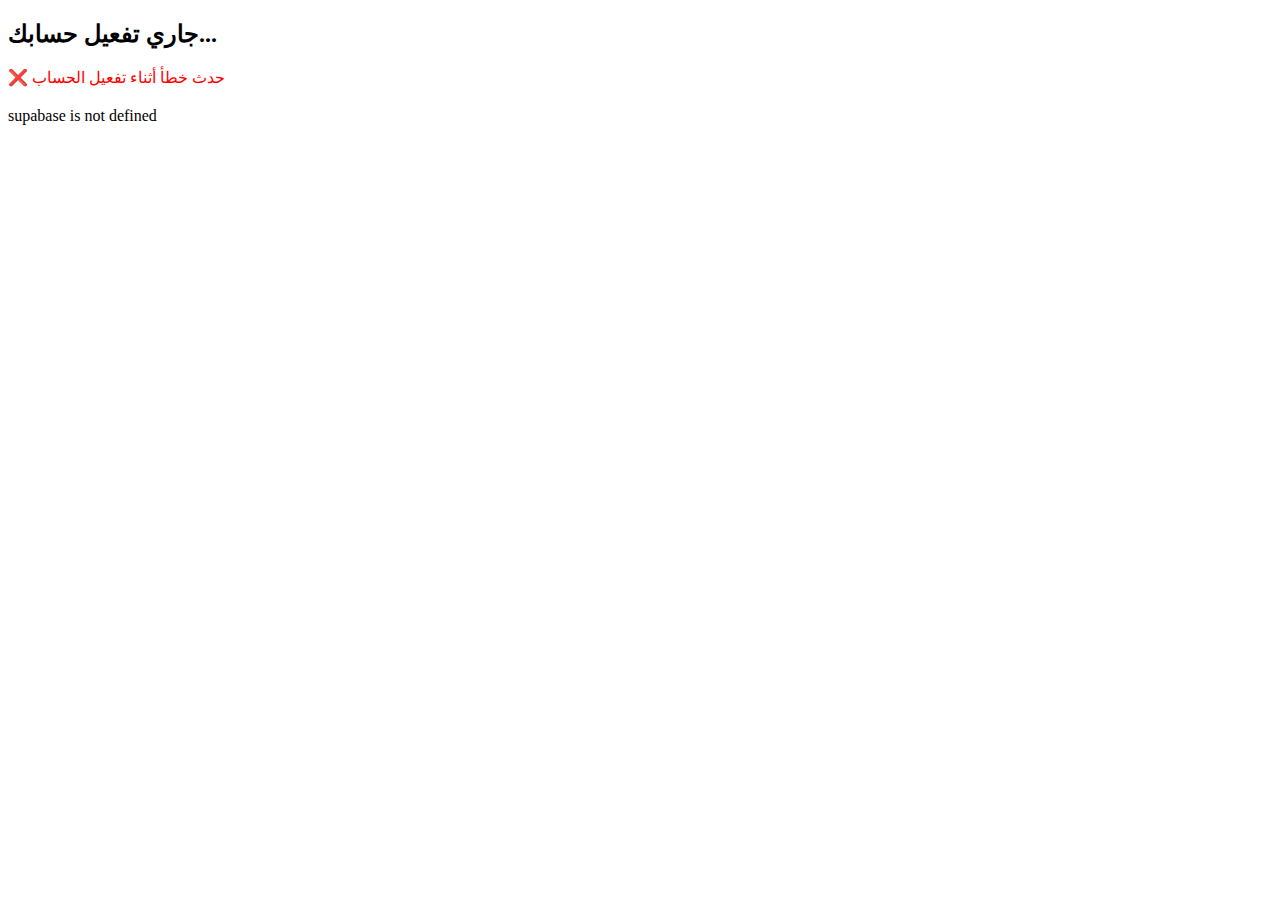
<file: callback.html>
<!DOCTYPE html>
<html>
<head>
    <title>تفعيل الحساب - Skillzoy Academy</title>
</head>
<body>
    <div id="auth-container">
        <h2>جاري تفعيل حسابك...</h2>
        <div id="message"></div>
    </div>

    <script>
        // معالجة تحقق البريد الإلكتروني
        async function handleEmailVerification() {
            const hash = window.location.hash;
            const messageEl = document.getElementById('message');
            
            try {
                // Supabase يتولى التحقق تلقائياً من الرابط
                const { data, error } = await supabase.auth.getSession();
                
                if (error) throw error;
                
                if (data.session) {
                    messageEl.innerHTML = `
                        <div style="color: green; margin: 20px 0;">
                            ✅ تم تفعيل حسابك بنجاح!
                        </div>
                        <p>يمكنك الآن تسجيل الدخول إلى حسابك.</p>
                        <button onclick="window.location.href='login.html'" 
                                style="padding: 10px 20px; background: #007bff; color: white; border: none; border-radius: 4px;">
                            الانتقال إلى تسجيل الدخول
                        </button>
                    `;
                    
                    // تحديث حالة البريد في user_profiles
                    await supabase
                        .from('user_profiles')
                        .update({ email_confirmed: true })
                        .eq('user_id', data.session.user.id);
                        
                } else {
                    messageEl.innerHTML = `
                        <div style="color: red; margin: 20px 0;">
                            ⚠️ رابط التفعيل غير صالح أو منتهي الصلاحية
                        </div>
                        <p>يرجى طلب رابط تفعيل جديد من صفحة التسجيل.</p>
                    `;
                }
            } catch (error) {
                console.error('Verification error:', error);
                messageEl.innerHTML = `
                    <div style="color: red; margin: 20px 0;">
                        ❌ حدث خطأ أثناء تفعيل الحساب
                    </div>
                    <p>${error.message}</p>
                `;
            }
        }

        // تشغيل التحقق عند تحميل الصفحة
        document.addEventListener('DOMContentLoaded', handleEmailVerification);
    </script>
</body>
</html>
</file>
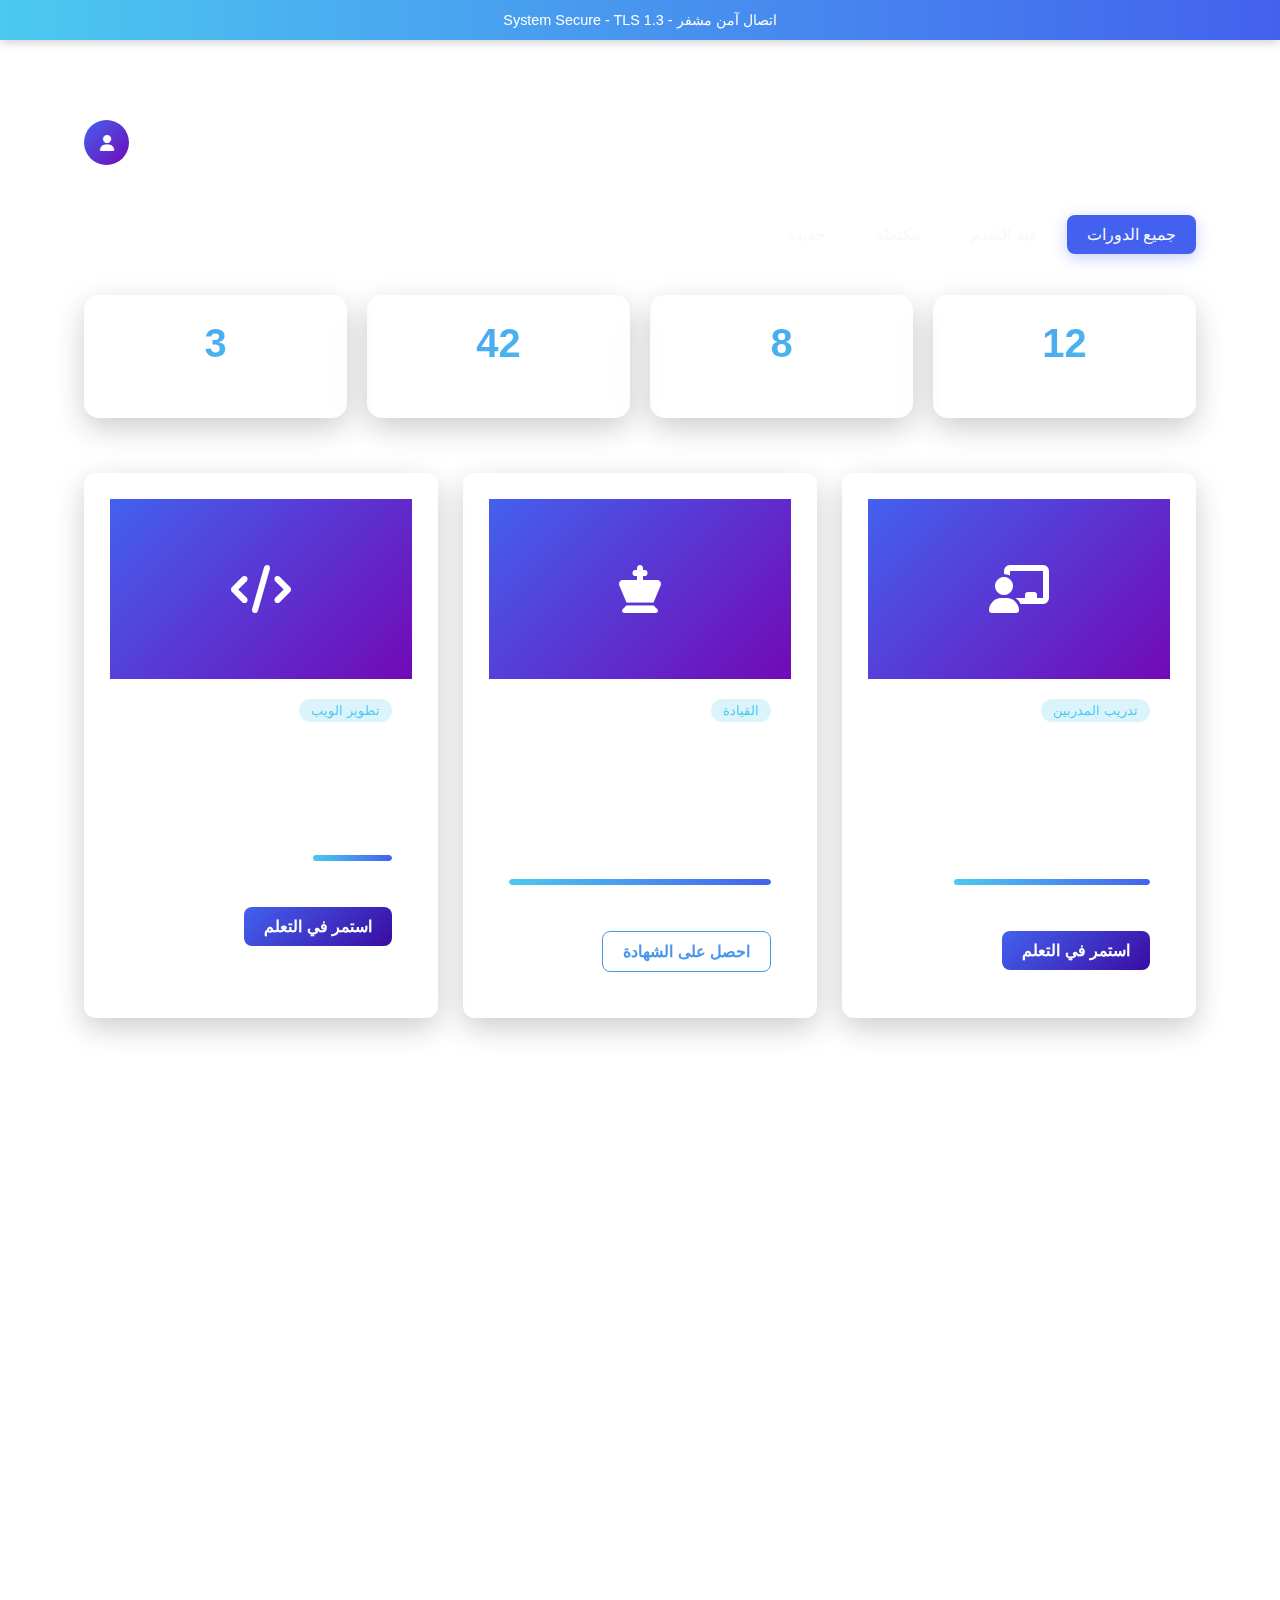
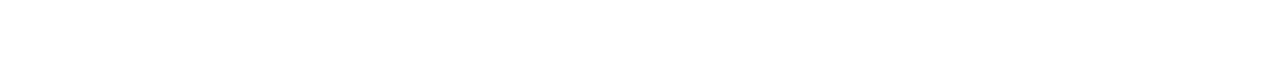
<file: dashboard.html>
<!DOCTYPE html>
<html lang="ar" dir="rtl">
<head>
    <meta charset="UTF-8">
    <meta name="viewport" content="width=device-width, initial-scale=1.0">
    <title>Skillzoy Academy - الدورات والمحتوى</title>
    
    <!-- Font Awesome -->
    <link rel="stylesheet" href="https://cdnjs.cloudflare.com/ajax/libs/font-awesome/6.4.0/css/all.min.css">
    
    <style>
        :root {
            --primary: #4361ee;
            --primary-dark: #3a0ca3;
            --primary-light: #4895ef;
            --secondary: #7209b7;
            --success: #4cc9f0;
            --error: #e63946;
            --warning: #f4a261;
            --light: #f8f9fa;
            --dark: #212529;
            --glass-bg: rgba(255, 255, 255, 0.1);
            --glass-border: rgba(255, 255, 255, 0.2);
        }

        * {
            margin: 0;
            padding: 0;
            box-sizing: border-box;
            font-family: 'Segoe UI', Tahoma, Geneva, Verdana, sans-serif;
        }

        body {
            <nav>
    <a href="/">الرئيسية</a>
    <a href="/home">Home</a>
</nav>
            background: linear-gradient(135deg, #1a2a6c, #2a3a7c, #3a4a8c);
            background-attachment: fixed;
            color: var(--light);
            min-height: 100vh;
        }

        .security-indicator {
            background: linear-gradient(90deg, var(--success), var(--primary));
            color: white;
            padding: 12px;
            text-align: center;
            font-size: 0.9rem;
            position: fixed;
            top: 0;
            left: 0;
            right: 0;
            z-index: 1000;
            box-shadow: 0 2px 10px rgba(0,0,0,0.2);
            display: flex;
            align-items: center;
            justify-content: center;
            gap: 10px;
        }

        .container {
            width: 90%;
            max-width: 1200px;
            margin: 80px auto 20px;
            padding: 20px;
        }

        /* Header */
        .header {
            display: flex;
            justify-content: space-between;
            align-items: center;
            margin-bottom: 30px;
            padding: 20px 0;
        }

        .logo {
            display: flex;
            align-items: center;
            gap: 10px;
            color: white;
            text-decoration: none;
            font-size: 1.5rem;
            font-weight: bold;
        }

        .logo-icon {
            width: 40px;
            height: 40px;
            background: rgba(255, 255, 255, 0.2);
            border-radius: 50%;
            display: flex;
            justify-content: center;
            align-items: center;
        }

        .user-menu {
            display: flex;
            align-items: center;
            gap: 20px;
        }

        .user-avatar {
            width: 45px;
            height: 45px;
            border-radius: 50%;
            background: linear-gradient(135deg, var(--primary), var(--secondary));
            display: flex;
            align-items: center;
            justify-content: center;
            font-weight: bold;
            color: white;
            cursor: pointer;
        }

        /* Navigation */
        .nav-tabs {
            display: flex;
            gap: 10px;
            margin-bottom: 30px;
            border-bottom: 1px solid rgba(255, 255, 255, 0.1);
            padding-bottom: 10px;
        }

        .nav-tab {
            padding: 10px 20px;
            background: rgba(255, 255, 255, 0.05);
            border-radius: 8px;
            cursor: pointer;
            transition: all 0.3s ease;
        }

        .nav-tab.active {
            background: var(--primary);
            box-shadow: 0 4px 15px rgba(67, 97, 238, 0.3);
        }

        /* Glass Card */
        .glass-card {
            background: var(--glass-bg);
            backdrop-filter: blur(15px);
            -webkit-backdrop-filter: blur(15px);
            border: 1px solid var(--glass-border);
            border-radius: 15px;
            padding: 25px;
            box-shadow: 0 10px 30px rgba(0, 0, 0, 0.2);
            transition: transform 0.3s ease;
            margin-bottom: 25px;
        }

        .glass-card:hover {
            transform: translateY(-5px);
        }

        /* Courses Grid */
        .courses-grid {
            display: grid;
            grid-template-columns: repeat(auto-fill, minmax(350px, 1fr));
            gap: 25px;
            margin-top: 20px;
        }

        .course-card {
            background: rgba(255, 255, 255, 0.08);
            border-radius: 12px;
            overflow: hidden;
            transition: all 0.3s ease;
            border: 1px solid rgba(255, 255, 255, 0.1);
        }

        .course-card:hover {
            transform: translateY(-8px);
            box-shadow: 0 15px 35px rgba(0, 0, 0, 0.3);
        }

        .course-image {
            width: 100%;
            height: 180px;
            background: linear-gradient(135deg, var(--primary), var(--secondary));
            display: flex;
            align-items: center;
            justify-content: center;
            font-size: 3rem;
            color: white;
        }

        .course-content {
            padding: 20px;
        }

        .course-category {
            background: rgba(76, 201, 240, 0.2);
            color: var(--success);
            padding: 4px 12px;
            border-radius: 20px;
            font-size: 0.8rem;
            display: inline-block;
            margin-bottom: 10px;
        }

        .course-title {
            font-size: 1.3rem;
            margin-bottom: 10px;
            color: white;
        }

        .course-description {
            color: rgba(255, 255, 255, 0.7);
            font-size: 0.9rem;
            line-height: 1.5;
            margin-bottom: 15px;
        }

        .course-meta {
            display: flex;
            justify-content: space-between;
            align-items: center;
            margin-bottom: 15px;
            font-size: 0.85rem;
            color: rgba(255, 255, 255, 0.6);
        }

        .course-progress {
            background: rgba(255, 255, 255, 0.1);
            height: 6px;
            border-radius: 3px;
            margin-bottom: 15px;
            overflow: hidden;
        }

        .progress-bar {
            height: 100%;
            background: linear-gradient(90deg, var(--success), var(--primary));
            border-radius: 3px;
            transition: width 0.3s ease;
        }

        .btn {
            padding: 10px 20px;
            border: none;
            border-radius: 8px;
            cursor: pointer;
            font-weight: 600;
            transition: all 0.3s ease;
            display: inline-flex;
            align-items: center;
            gap: 8px;
            text-decoration: none;
        }

        .btn-primary {
            background: linear-gradient(135deg, var(--primary), var(--primary-dark));
            color: white;
        }

        .btn-primary:hover {
            transform: translateY(-2px);
            box-shadow: 0 5px 15px rgba(67, 97, 238, 0.4);
        }

        .btn-outline {
            background: transparent;
            color: var(--primary-light);
            border: 1px solid var(--primary-light);
        }

        .btn-outline:hover {
            background: rgba(67, 97, 238, 0.1);
        }

        /* Stats */
        .stats-grid {
            display: grid;
            grid-template-columns: repeat(auto-fit, minmax(200px, 1fr));
            gap: 20px;
            margin-bottom: 30px;
        }

        .stat-card {
            text-align: center;
            padding: 25px;
        }

        .stat-number {
            font-size: 2.5rem;
            font-weight: bold;
            background: linear-gradient(135deg, var(--primary-light), var(--success));
            -webkit-background-clip: text;
            -webkit-text-fill-color: transparent;
            margin-bottom: 10px;
        }

        .stat-label {
            color: rgba(255, 255, 255, 0.7);
            font-size: 0.9rem;
        }

        /* Responsive */
        @media (max-width: 768px) {
            .courses-grid {
                grid-template-columns: 1fr;
            }
            
            .header {
                flex-direction: column;
                gap: 15px;
                text-align: center;
            }
            
            .nav-tabs {
                flex-wrap: wrap;
                justify-content: center;
            }
            
            .stats-grid {
                grid-template-columns: repeat(2, 1fr);
            }
        }

        /* Animations */
        @keyframes fadeIn {
            from { opacity: 0; transform: translateY(20px); }
            to { opacity: 1; transform: translateY(0); }
        }

        .glass-card {
            animation: fadeIn 0.6s ease-out;
        }
    </style>
</head>
<body>
    <div class="security-indicator">
        <span>اتصال آمن مشفر - System Secure - TLS 1.3</span>
    </div>

    <div class="container">
        <!-- Header -->
        <div class="header">
            <a href="index.html" class="logo">
                <div class="logo-icon">
                    <i class="fas fa-graduation-cap"></i>
                </div>
                <span>Skillzoy Academy</span>
            </a>
            
            <div class="user-menu">
                <a href="profile.html" class="user-avatar">
                    <i class="fas fa-user"></i>
                </a>
            </div>
        </div>

        <!-- Navigation Tabs -->
        <div class="nav-tabs">
            <div class="nav-tab active">جميع الدورات</div>
            <div class="nav-tab">قيد التقدم</div>
            <div class="nav-tab">مكتملة</div>
            <div class="nav-tab">جديدة</div>
        </div>

        <!-- Stats -->
        <div class="stats-grid">
            <div class="glass-card stat-card">
                <div class="stat-number">12</div>
                <div class="stat-label">دورة مسجلة</div>
            </div>
            <div class="glass-card stat-card">
                <div class="stat-number">8</div>
                <div class="stat-label">دورة مكتملة</div>
            </div>
            <div class="glass-card stat-card">
                <div class="stat-number">42</div>
                <div class="stat-label">ساعة تعلم</div>
            </div>
            <div class="glass-card stat-card">
                <div class="stat-number">3</div>
                <div class="stat-label">شهادات</div>
            </div>
        </div>

        <!-- Courses Grid -->
        <div class="courses-grid">
            <!-- Course 1 -->
            <div class="glass-card course-card">
                <div class="course-image">
                    <i class="fas fa-chalkboard-teacher"></i>
                </div>
                <div class="course-content">
                    <div class="course-category">تدريب المدربين</div>
                    <h3 class="course-title">دورة مدرب مدربين (TOT) المتقدمة</h3>
                    <p class="course-description">تعلم كيفية تصميم وتقديم برامج تدريبية فعالة واحترافية للمدربين.</p>
                    <div class="course-meta">
                        <span><i class="far fa-clock"></i> 40 ساعة</span>
                        <span><i class="fas fa-signal"></i> متقدم</span>
                    </div>
                    <div class="course-progress">
                        <div class="progress-bar" style="width: 75%"></div>
                    </div>
                    <div class="course-meta">
                        <span>75% مكتمل</span>
                        <span>12/16 درس</span>
                    </div>
                    <a href="course-detail.html" class="btn btn-primary">استمر في التعلم</a>
                </div>
            </div>

            <!-- Course 2 -->
            <div class="glass-card course-card">
                <div class="course-image">
                    <i class="fas fa-chess-king"></i>
                </div>
                <div class="course-content">
                    <div class="course-category">القيادة</div>
                    <h3 class="course-title">القيادة الاستراتيجية والإدارة المتقدمة</h3>
                    <p class="course-description">تطوير المهارات القيادية واتخاذ القرارات الاستراتيجية الفعالة.</p>
                    <div class="course-meta">
                        <span><i class="far fa-clock"></i> 32 ساعة</span>
                        <span><i class="fas fa-signal"></i> متوسط</span>
                    </div>
                    <div class="course-progress">
                        <div class="progress-bar" style="width: 100%"></div>
                    </div>
                    <div class="course-meta">
                        <span>100% مكتمل</span>
                        <span>20/20 درس</span>
                    </div>
                    <a href="course-detail.html" class="btn btn-outline">احصل على الشهادة</a>
                </div>
            </div>

            <!-- Course 3 -->
            <div class="glass-card course-card">
                <div class="course-image">
                    <i class="fas fa-code"></i>
                </div>
                <div class="course-content">
                    <div class="course-category">تطوير الويب</div>
                    <h3 class="course-title">تطوير تطبيقات الويب الحديثة</h3>
                    <p class="course-description">تعلم أحدث تقنيات تطوير الويب وإنشاء تطبيقات تفاعلية.</p>
                    <div class="course-meta">
                        <span><i class="far fa-clock"></i> 60 ساعة</span>
                        <span><i class="fas fa-signal"></i> مبتدئ</span>
                    </div>
                    <div class="course-progress">
                        <div class="progress-bar" style="width: 30%"></div>
                    </div>
                    <div class="course-meta">
                        <span>30% مكتمل</span>
                        <span>6/20 درس</span>
                    </div>
                    <a href="course-detail.html" class="btn btn-primary">استمر في التعلم</a>
                </div>
            </div>

            <!-- Course 4 -->
            <div class="glass-card course-card">
                <div class="course-image">
                    <i class="fas fa-chart-line"></i>
                </div>
                <div class="course-content">
                    <div class="course-category">تحليل البيانات</div>
                    <h3 class="course-title">تحليل البيانات باستخدام Python</h3>
                    <p class="course-description">إتقان أدوات تحليل البيانات واستخراج الرؤى القيمة.</p>
                    <div class="course-meta">
                        <span><i class="far fa-clock"></i> 45 ساعة</span>
                        <span><i class="fas fa-signal"></i> متوسط</span>
                    </div>
                    <div class="course-progress">
                        <div class="progress-bar" style="width: 0%"></div>
                    </div>
                    <div class="course-meta">
                        <span>0% مكتمل</span>
                        <span>0/18 درس</span>
                    </div>
                    <a href="course-detail.html" class="btn btn-primary">ابدأ التعلم</a>
                </div>
            </div>
        </div>
    </div>

    <script>
        // Tab Navigation
        const tabs = document.querySelectorAll('.nav-tab');
        tabs.forEach(tab => {
            tab.addEventListener('click', () => {
                tabs.forEach(t => t.classList.remove('active'));
                tab.classList.add('active');
            });
        });

        // Simple animation on scroll
        const observerOptions = {
            threshold: 0.1,
            rootMargin: '0px 0px -50px 0px'
        };

        const observer = new IntersectionObserver((entries) => {
            entries.forEach(entry => {
                if (entry.isIntersecting) {
                    entry.target.style.opacity = '1';
                    entry.target.style.transform = 'translateY(0)';
                }
            });
        }, observerOptions);

        // Observe course cards
        document.querySelectorAll('.course-card').forEach(card => {
            card.style.opacity = '0';
            card.style.transform = 'translateY(20px)';
            card.style.transition = 'opacity 0.6s ease, transform 0.6s ease';
            observer.observe(card);
        });
    </script>
</body>
</html>
</file>
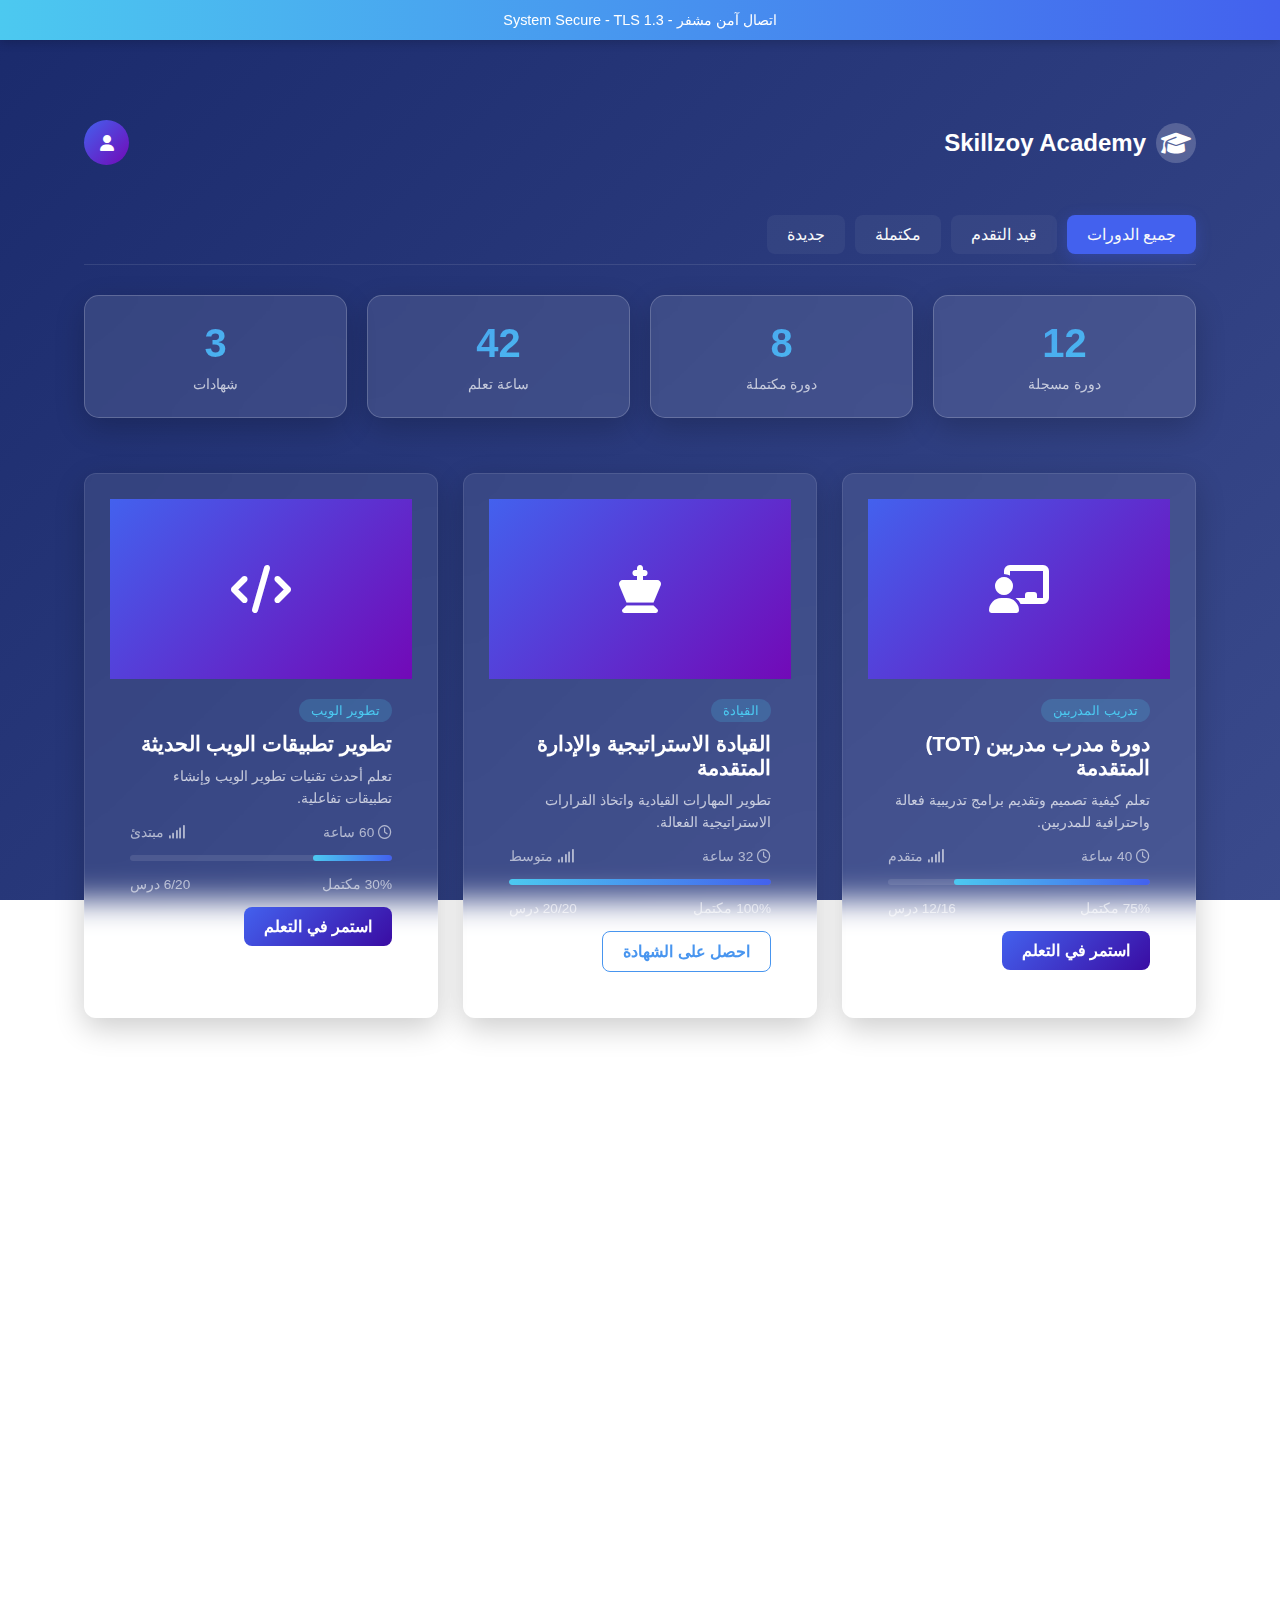
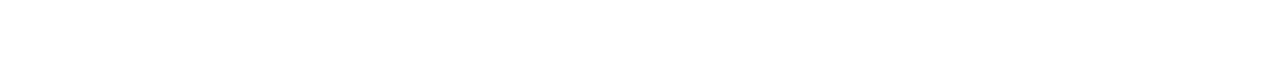
<file: home.html>
<!DOCTYPE html>
<html lang="ar" dir="rtl">
<head>
    <meta charset="UTF-8">
    <meta name="viewport" content="width=device-width, initial-scale=1.0">
    <title>Skillzoy Academy - الدورات والمحتوى</title>
    
    <!-- Font Awesome -->
    <link rel="stylesheet" href="https://cdnjs.cloudflare.com/ajax/libs/font-awesome/6.4.0/css/all.min.css">
    
    <style>
        :root {
            --primary: #4361ee;
            --primary-dark: #3a0ca3;
            --primary-light: #4895ef;
            --secondary: #7209b7;
            --success: #4cc9f0;
            --error: #e63946;
            --warning: #f4a261;
            --light: #f8f9fa;
            --dark: #212529;
            --glass-bg: rgba(255, 255, 255, 0.1);
            --glass-border: rgba(255, 255, 255, 0.2);
        }

        * {
            margin: 0;
            padding: 0;
            box-sizing: border-box;
            font-family: 'Segoe UI', Tahoma, Geneva, Verdana, sans-serif;
        }

        body {
            background: linear-gradient(135deg, #1a2a6c, #2a3a7c, #3a4a8c);
            background-attachment: fixed;
            color: var(--light);
            min-height: 100vh;
        }

        .security-indicator {
            background: linear-gradient(90deg, var(--success), var(--primary));
            color: white;
            padding: 12px;
            text-align: center;
            font-size: 0.9rem;
            position: fixed;
            top: 0;
            left: 0;
            right: 0;
            z-index: 1000;
            box-shadow: 0 2px 10px rgba(0,0,0,0.2);
            display: flex;
            align-items: center;
            justify-content: center;
            gap: 10px;
        }

        .container {
            width: 90%;
            max-width: 1200px;
            margin: 80px auto 20px;
            padding: 20px;
        }

        /* Header */
        .header {
            display: flex;
            justify-content: space-between;
            align-items: center;
            margin-bottom: 30px;
            padding: 20px 0;
        }

        .logo {
            display: flex;
            align-items: center;
            gap: 10px;
            color: white;
            text-decoration: none;
            font-size: 1.5rem;
            font-weight: bold;
        }

        .logo-icon {
            width: 40px;
            height: 40px;
            background: rgba(255, 255, 255, 0.2);
            border-radius: 50%;
            display: flex;
            justify-content: center;
            align-items: center;
        }

        .user-menu {
            display: flex;
            align-items: center;
            gap: 20px;
        }

        .user-avatar {
            width: 45px;
            height: 45px;
            border-radius: 50%;
            background: linear-gradient(135deg, var(--primary), var(--secondary));
            display: flex;
            align-items: center;
            justify-content: center;
            font-weight: bold;
            color: white;
            cursor: pointer;
        }

        /* Navigation */
        .nav-tabs {
            display: flex;
            gap: 10px;
            margin-bottom: 30px;
            border-bottom: 1px solid rgba(255, 255, 255, 0.1);
            padding-bottom: 10px;
        }

        .nav-tab {
            padding: 10px 20px;
            background: rgba(255, 255, 255, 0.05);
            border-radius: 8px;
            cursor: pointer;
            transition: all 0.3s ease;
        }

        .nav-tab.active {
            background: var(--primary);
            box-shadow: 0 4px 15px rgba(67, 97, 238, 0.3);
        }

        /* Glass Card */
        .glass-card {
            background: var(--glass-bg);
            backdrop-filter: blur(15px);
            -webkit-backdrop-filter: blur(15px);
            border: 1px solid var(--glass-border);
            border-radius: 15px;
            padding: 25px;
            box-shadow: 0 10px 30px rgba(0, 0, 0, 0.2);
            transition: transform 0.3s ease;
            margin-bottom: 25px;
        }

        .glass-card:hover {
            transform: translateY(-5px);
        }

        /* Courses Grid */
        .courses-grid {
            display: grid;
            grid-template-columns: repeat(auto-fill, minmax(350px, 1fr));
            gap: 25px;
            margin-top: 20px;
        }

        .course-card {
            background: rgba(255, 255, 255, 0.08);
            border-radius: 12px;
            overflow: hidden;
            transition: all 0.3s ease;
            border: 1px solid rgba(255, 255, 255, 0.1);
        }

        .course-card:hover {
            transform: translateY(-8px);
            box-shadow: 0 15px 35px rgba(0, 0, 0, 0.3);
        }

        .course-image {
            width: 100%;
            height: 180px;
            background: linear-gradient(135deg, var(--primary), var(--secondary));
            display: flex;
            align-items: center;
            justify-content: center;
            font-size: 3rem;
            color: white;
        }

        .course-content {
            padding: 20px;
        }

        .course-category {
            background: rgba(76, 201, 240, 0.2);
            color: var(--success);
            padding: 4px 12px;
            border-radius: 20px;
            font-size: 0.8rem;
            display: inline-block;
            margin-bottom: 10px;
        }

        .course-title {
            font-size: 1.3rem;
            margin-bottom: 10px;
            color: white;
        }

        .course-description {
            color: rgba(255, 255, 255, 0.7);
            font-size: 0.9rem;
            line-height: 1.5;
            margin-bottom: 15px;
        }

        .course-meta {
            display: flex;
            justify-content: space-between;
            align-items: center;
            margin-bottom: 15px;
            font-size: 0.85rem;
            color: rgba(255, 255, 255, 0.6);
        }

        .course-progress {
            background: rgba(255, 255, 255, 0.1);
            height: 6px;
            border-radius: 3px;
            margin-bottom: 15px;
            overflow: hidden;
        }

        .progress-bar {
            height: 100%;
            background: linear-gradient(90deg, var(--success), var(--primary));
            border-radius: 3px;
            transition: width 0.3s ease;
        }

        .btn {
            padding: 10px 20px;
            border: none;
            border-radius: 8px;
            cursor: pointer;
            font-weight: 600;
            transition: all 0.3s ease;
            display: inline-flex;
            align-items: center;
            gap: 8px;
            text-decoration: none;
        }

        .btn-primary {
            background: linear-gradient(135deg, var(--primary), var(--primary-dark));
            color: white;
        }

        .btn-primary:hover {
            transform: translateY(-2px);
            box-shadow: 0 5px 15px rgba(67, 97, 238, 0.4);
        }

        .btn-outline {
            background: transparent;
            color: var(--primary-light);
            border: 1px solid var(--primary-light);
        }

        .btn-outline:hover {
            background: rgba(67, 97, 238, 0.1);
        }

        /* Stats */
        .stats-grid {
            display: grid;
            grid-template-columns: repeat(auto-fit, minmax(200px, 1fr));
            gap: 20px;
            margin-bottom: 30px;
        }

        .stat-card {
            text-align: center;
            padding: 25px;
        }

        .stat-number {
            font-size: 2.5rem;
            font-weight: bold;
            background: linear-gradient(135deg, var(--primary-light), var(--success));
            -webkit-background-clip: text;
            -webkit-text-fill-color: transparent;
            margin-bottom: 10px;
        }

        .stat-label {
            color: rgba(255, 255, 255, 0.7);
            font-size: 0.9rem;
        }

        /* Responsive */
        @media (max-width: 768px) {
            .courses-grid {
                grid-template-columns: 1fr;
            }
            
            .header {
                flex-direction: column;
                gap: 15px;
                text-align: center;
            }
            
            .nav-tabs {
                flex-wrap: wrap;
                justify-content: center;
            }
            
            .stats-grid {
                grid-template-columns: repeat(2, 1fr);
            }
        }

        /* Animations */
        @keyframes fadeIn {
            from { opacity: 0; transform: translateY(20px); }
            to { opacity: 1; transform: translateY(0); }
        }

        .glass-card {
            animation: fadeIn 0.6s ease-out;
        }
    </style>
</head>
<body>
    <div class="security-indicator">
        <span>اتصال آمن مشفر - System Secure - TLS 1.3</span>
    </div>

    <div class="container">
        <!-- Header -->
        <div class="header">
            <a href="index.html" class="logo">
                <div class="logo-icon">
                    <i class="fas fa-graduation-cap"></i>
                </div>
                <span>Skillzoy Academy</span>
            </a>
            
            <div class="user-menu">
                <a href="profile.html" class="user-avatar">
                    <i class="fas fa-user"></i>
                </a>
            </div>
        </div>

        <!-- Navigation Tabs -->
        <div class="nav-tabs">
            <div class="nav-tab active">جميع الدورات</div>
            <div class="nav-tab">قيد التقدم</div>
            <div class="nav-tab">مكتملة</div>
            <div class="nav-tab">جديدة</div>
        </div>

        <!-- Stats -->
        <div class="stats-grid">
            <div class="glass-card stat-card">
                <div class="stat-number">12</div>
                <div class="stat-label">دورة مسجلة</div>
            </div>
            <div class="glass-card stat-card">
                <div class="stat-number">8</div>
                <div class="stat-label">دورة مكتملة</div>
            </div>
            <div class="glass-card stat-card">
                <div class="stat-number">42</div>
                <div class="stat-label">ساعة تعلم</div>
            </div>
            <div class="glass-card stat-card">
                <div class="stat-number">3</div>
                <div class="stat-label">شهادات</div>
            </div>
        </div>

        <!-- Courses Grid -->
        <div class="courses-grid">
            <!-- Course 1 -->
            <div class="glass-card course-card">
                <div class="course-image">
                    <i class="fas fa-chalkboard-teacher"></i>
                </div>
                <div class="course-content">
                    <div class="course-category">تدريب المدربين</div>
                    <h3 class="course-title">دورة مدرب مدربين (TOT) المتقدمة</h3>
                    <p class="course-description">تعلم كيفية تصميم وتقديم برامج تدريبية فعالة واحترافية للمدربين.</p>
                    <div class="course-meta">
                        <span><i class="far fa-clock"></i> 40 ساعة</span>
                        <span><i class="fas fa-signal"></i> متقدم</span>
                    </div>
                    <div class="course-progress">
                        <div class="progress-bar" style="width: 75%"></div>
                    </div>
                    <div class="course-meta">
                        <span>75% مكتمل</span>
                        <span>12/16 درس</span>
                    </div>
                    <a href="course-detail.html" class="btn btn-primary">استمر في التعلم</a>
                </div>
            </div>

            <!-- Course 2 -->
            <div class="glass-card course-card">
                <div class="course-image">
                    <i class="fas fa-chess-king"></i>
                </div>
                <div class="course-content">
                    <div class="course-category">القيادة</div>
                    <h3 class="course-title">القيادة الاستراتيجية والإدارة المتقدمة</h3>
                    <p class="course-description">تطوير المهارات القيادية واتخاذ القرارات الاستراتيجية الفعالة.</p>
                    <div class="course-meta">
                        <span><i class="far fa-clock"></i> 32 ساعة</span>
                        <span><i class="fas fa-signal"></i> متوسط</span>
                    </div>
                    <div class="course-progress">
                        <div class="progress-bar" style="width: 100%"></div>
                    </div>
                    <div class="course-meta">
                        <span>100% مكتمل</span>
                        <span>20/20 درس</span>
                    </div>
                    <a href="course-detail.html" class="btn btn-outline">احصل على الشهادة</a>
                </div>
            </div>

            <!-- Course 3 -->
            <div class="glass-card course-card">
                <div class="course-image">
                    <i class="fas fa-code"></i>
                </div>
                <div class="course-content">
                    <div class="course-category">تطوير الويب</div>
                    <h3 class="course-title">تطوير تطبيقات الويب الحديثة</h3>
                    <p class="course-description">تعلم أحدث تقنيات تطوير الويب وإنشاء تطبيقات تفاعلية.</p>
                    <div class="course-meta">
                        <span><i class="far fa-clock"></i> 60 ساعة</span>
                        <span><i class="fas fa-signal"></i> مبتدئ</span>
                    </div>
                    <div class="course-progress">
                        <div class="progress-bar" style="width: 30%"></div>
                    </div>
                    <div class="course-meta">
                        <span>30% مكتمل</span>
                        <span>6/20 درس</span>
                    </div>
                    <a href="course-detail.html" class="btn btn-primary">استمر في التعلم</a>
                </div>
            </div>

            <!-- Course 4 -->
            <div class="glass-card course-card">
                <div class="course-image">
                    <i class="fas fa-chart-line"></i>
                </div>
                <div class="course-content">
                    <div class="course-category">تحليل البيانات</div>
                    <h3 class="course-title">تحليل البيانات باستخدام Python</h3>
                    <p class="course-description">إتقان أدوات تحليل البيانات واستخراج الرؤى القيمة.</p>
                    <div class="course-meta">
                        <span><i class="far fa-clock"></i> 45 ساعة</span>
                        <span><i class="fas fa-signal"></i> متوسط</span>
                    </div>
                    <div class="course-progress">
                        <div class="progress-bar" style="width: 0%"></div>
                    </div>
                    <div class="course-meta">
                        <span>0% مكتمل</span>
                        <span>0/18 درس</span>
                    </div>
                    <a href="course-detail.html" class="btn btn-primary">ابدأ التعلم</a>
                </div>
            </div>
        </div>
    </div>

    <script>
        // Tab Navigation
        const tabs = document.querySelectorAll('.nav-tab');
        tabs.forEach(tab => {
            tab.addEventListener('click', () => {
                tabs.forEach(t => t.classList.remove('active'));
                tab.classList.add('active');
            });
        });

        // Simple animation on scroll
        const observerOptions = {
            threshold: 0.1,
            rootMargin: '0px 0px -50px 0px'
        };

        const observer = new IntersectionObserver((entries) => {
            entries.forEach(entry => {
                if (entry.isIntersecting) {
                    entry.target.style.opacity = '1';
                    entry.target.style.transform = 'translateY(0)';
                }
            });
        }, observerOptions);

        // Observe course cards
        document.querySelectorAll('.course-card').forEach(card => {
            card.style.opacity = '0';
            card.style.transform = 'translateY(20px)';
            card.style.transition = 'opacity 0.6s ease, transform 0.6s ease';
            observer.observe(card);
        });
    </script>
</body>
</html>
</file>
